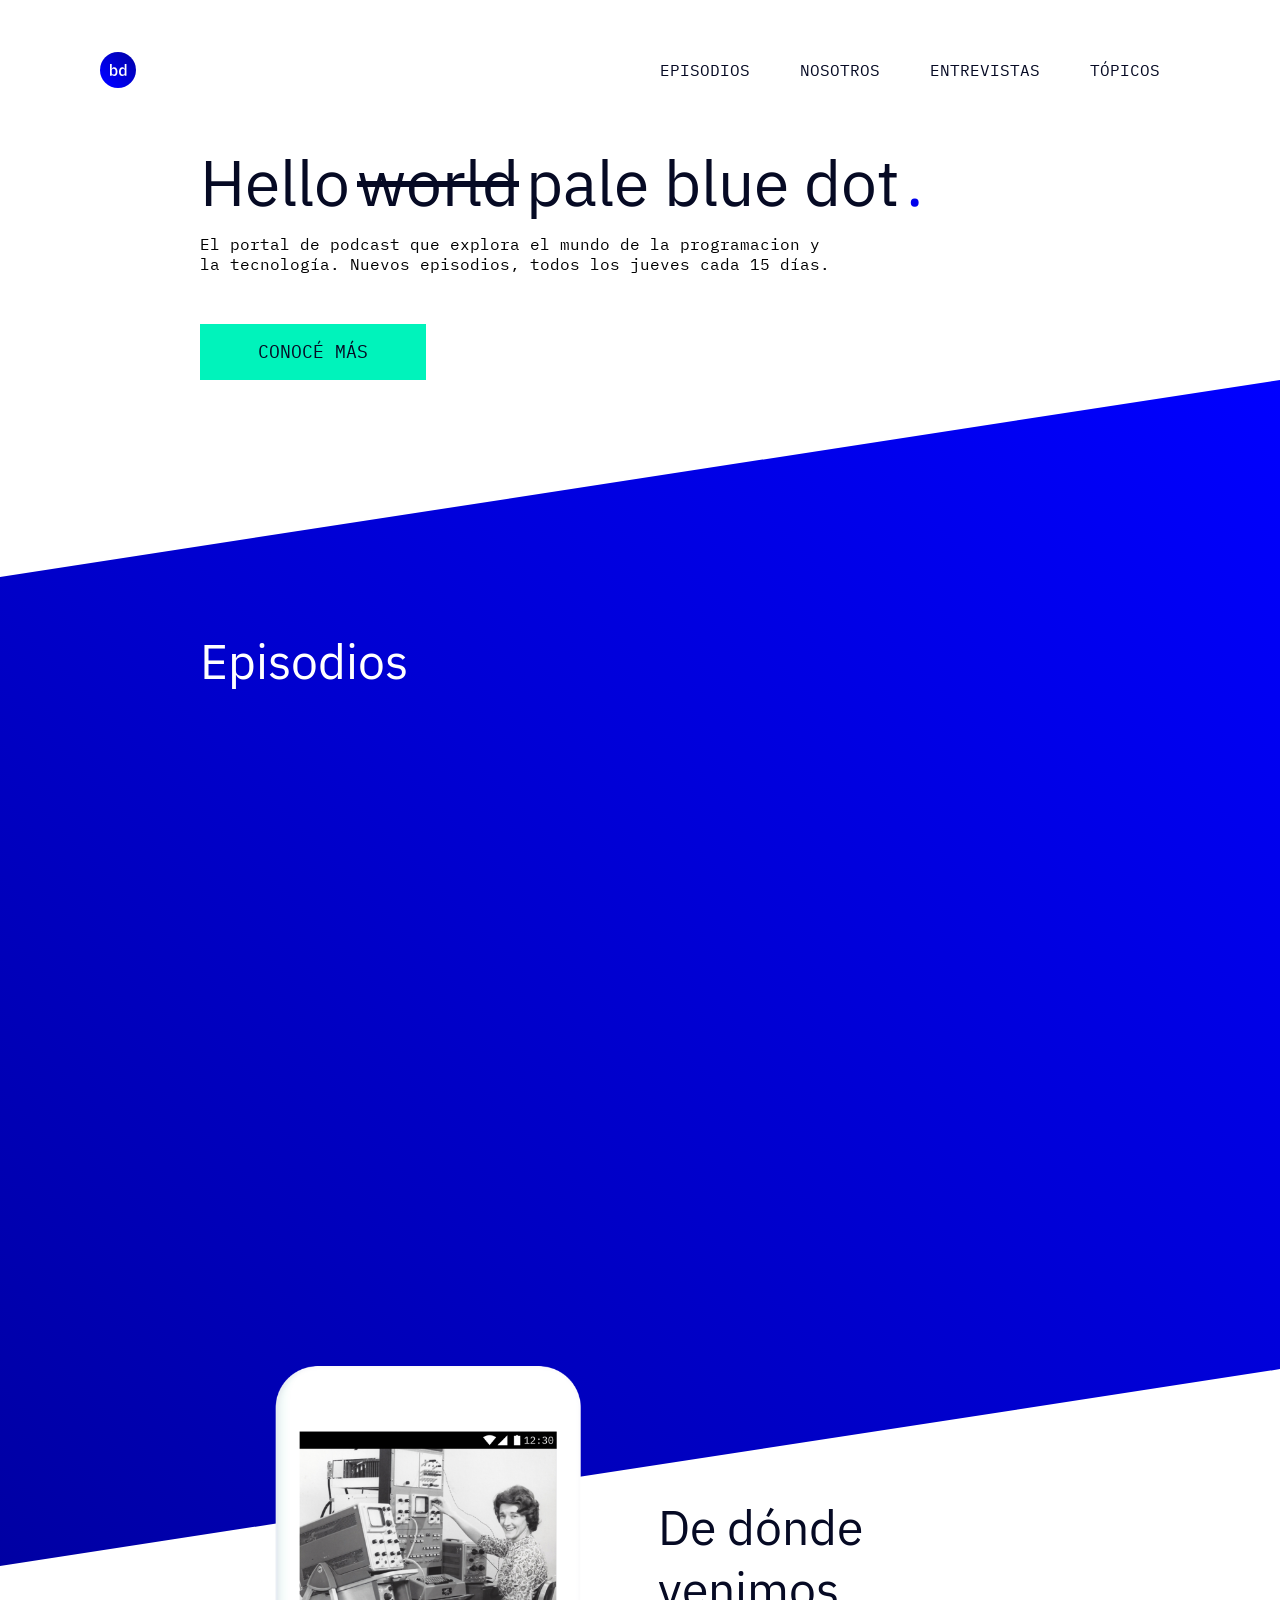
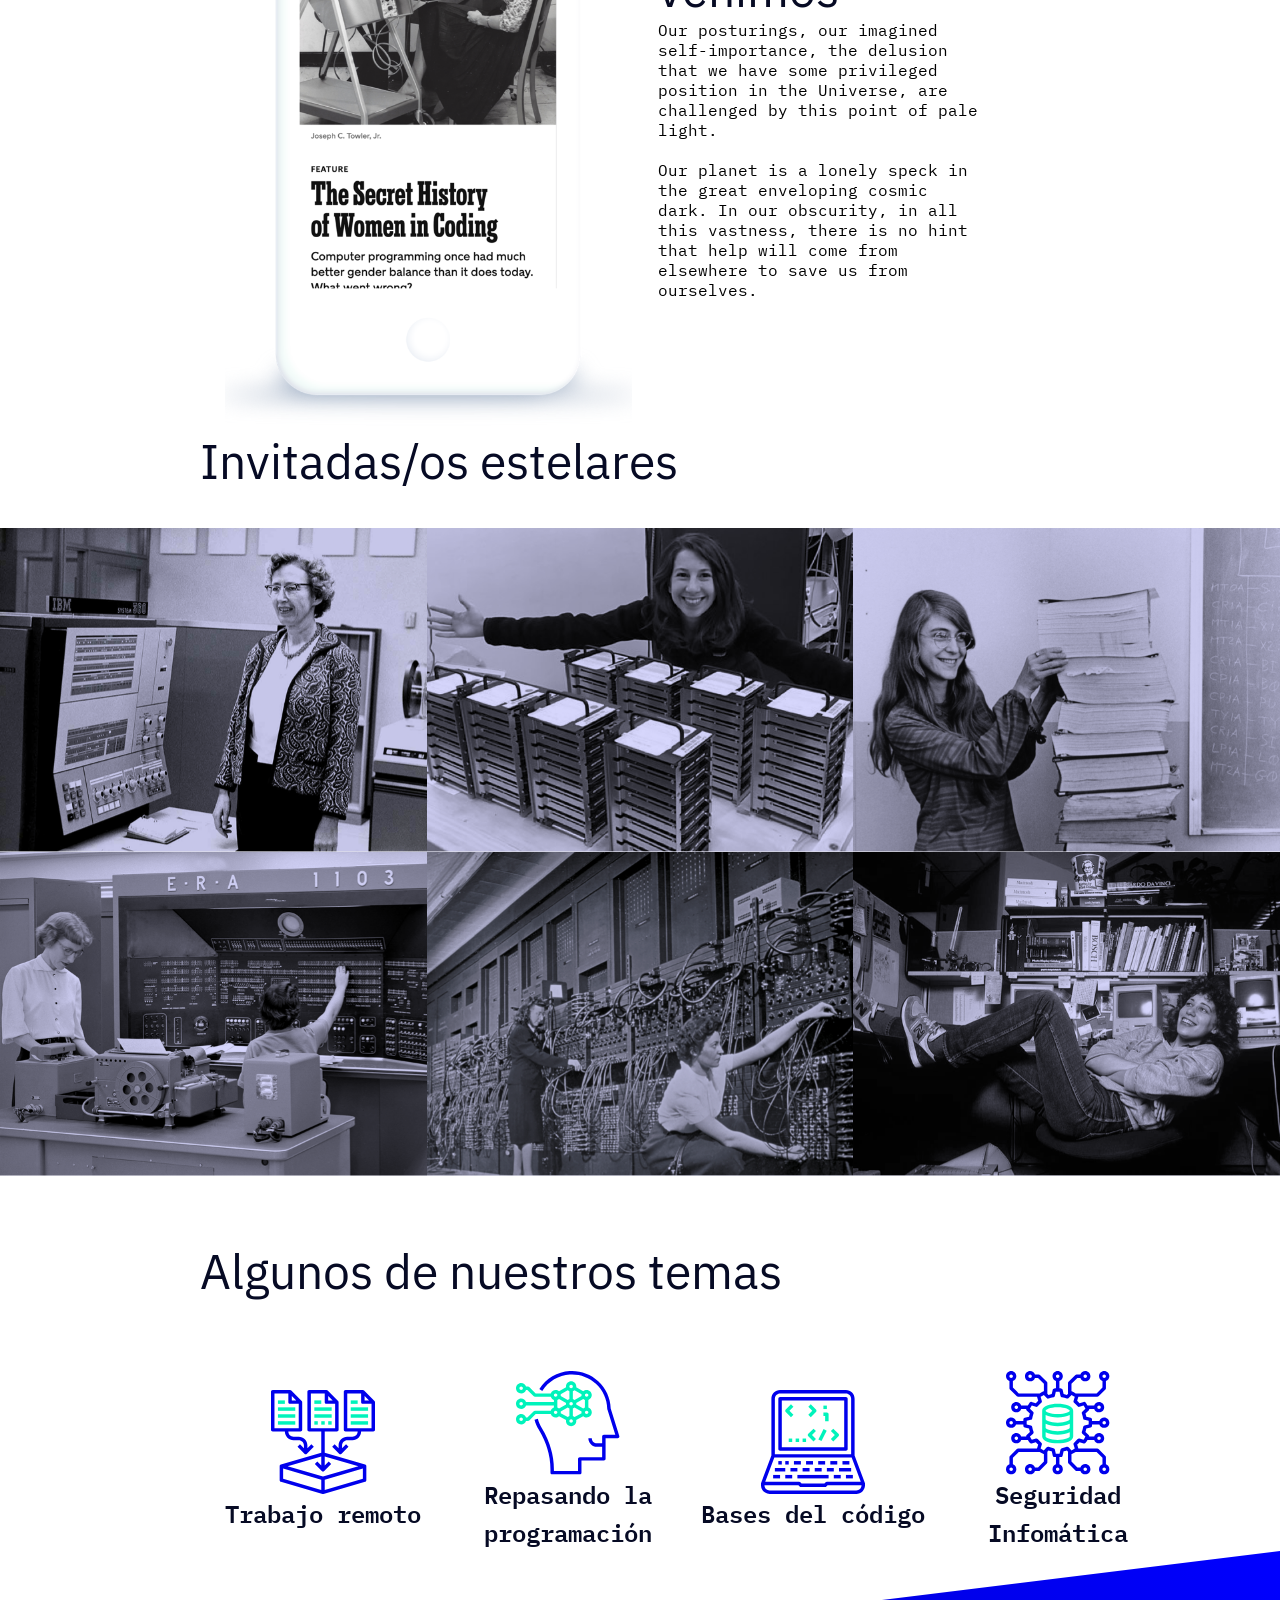
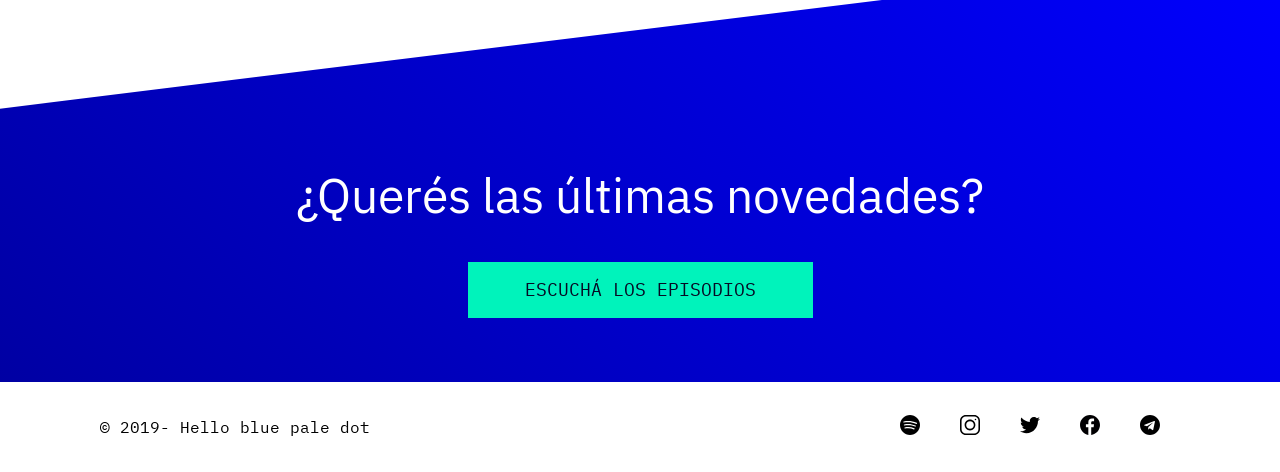
<file: index.html>
<!DOCTYPE html>
<html lang="es">

<head>
    <meta charset="UTF-8">
    <meta http-equiv="X-UA-Compatible" content="IE=edge">
    <meta name="author" content="Elizabeth Gonzalez Cruz">
    <meta name="viewport" content="width=device-width, initial-scale=1.0">
    <link rel="stylesheet" href="general-style.css">
    <link rel="stylesheet" href="uikit.css">
    <link rel="stylesheet" href="style.css">
    <link rel="preconnect" href="https://fonts.googleapis.com">
    <link rel="preconnect" href="https://fonts.gstatic.com" crossorigin>
    <link href="https://fonts.googleapis.com/css2?family=IBM+Plex+Mono:wght@300;400&display=swap" rel="stylesheet">
    <link rel="preconnect" href="https://fonts.googleapis.com">
    <link rel="preconnect" href="https://fonts.gstatic.com" crossorigin>
    <link href="https://fonts.googleapis.com/css2?family=IBM+Plex+Sans:wght@300&display=swap" rel="stylesheet">
    <link rel="preconnect" href="https://fonts.googleapis.com">
    <link rel="preconnect" href="https://fonts.gstatic.com" crossorigin>
    <link href="https://fonts.googleapis.com/css2?family=IBM+Plex+Mono:wght@500&display=swap" rel="stylesheet">
    <link rel="preconnect" href="https://fonts.googleapis.com">
    <link rel="preconnect" href="https://fonts.gstatic.com" crossorigin>
    <link href="https://fonts.googleapis.com/css2?family=IBM+Plex+Sans:wght@600&display=swap" rel="stylesheet">
    <title>Podcast Channel</title>
</head>
<body>
    <header class="main-margin top-bottom-margin">
        <!-- menu de navegacion-->
        <nav class="navigation-menu">
            <img src="./assets/logo.svg" alt="logo" class="logo" />
            <div>
                <ul class="menu">
                    <li><a href="#episodes">EPISODIOS</a></li>
                    <li><a href="#about-us">NOSOTROS</a></li>
                    <li><a href="#special-guests">ENTREVISTAS</a></li>
                    <li><a href="#topics">TÓPICOS</a></li>
                </ul>
            </div>
            <!-- menu mobile -->
            <div class="mobile-navigation">
                <input type="checkbox" id="hamburger" />
                <label for="hamburger" class="hamburger-menu"><span class="top"></span>
                    <span class="middle"></span>
                    <span class="bottom"></span></label>
                <div class="menu-mobile list-mobile">
                    <ul class="menu">
                        <li><a href="#episodes">EPISODIOS</a></li>
                        <li><a href="#about-us">NOSOTROS</a></li>
                        <li><a href="#special-guests">ENTREVISTAS</a></li>
                        <li><a href="#topics">TÓPICOS</a></li>
                    </ul>
                </div>
            </div>
        </nav>
    </header>
    <main>
        <div class="main-margin main-section">
            <div class="margin-title">
                <div class="title">
                    <div class="title-text">Hello</div>
                    <div class="title-text">world</div>
                    <div class="title-text">pale blue dot</div>
                    <div class="point title-text">.</div>
                </div>
                <div class="information-desktop">
                    El portal de podcast que explora el mundo de la programacion y </br> la tecnología. Nuevos
                    episodios, todos los jueves cada 15 días. </div>
                <!--  infomation mobile  -->
                <div class="information-mobile">
                    Un podcast que explora el mundo de la programacion. Nuevos episodios, todos los jueves cada 15 días.
                </div>
                <button class="uikit-button" id="main-section-button">
                    <p>CONOCÉ MÁS</p>
                </button>
            </div>
        </div>
        <!--Episodios-->
        <div class="blue-rectangle" id="episodes">
            <section class="main-margin">
                <div class="episodes margin-title">
                    <div class="section-title text-white">Episodios</div>
                </div>
                <div class="podcasts-container-desktop">
                    <iframe class="col-5-5" src="https://open.spotify.com/embed/episode/7AZZy2nJ4R9ZndHW0h2yxt"
                        width="100%" height="232" frameBorder="0" allowtransparency="true"
                        allow="encrypted-media"></iframe>
                    <iframe class="col-5-5" src="https://open.spotify.com/embed/episode/1ezdL2ivAGLwSE6Xbssxqt"
                        width="100%" height="232" frameBorder="0" allowtransparency="true"
                        allow="encrypted-media"></iframe>
                    <iframe class="col-5-5" src="https://open.spotify.com/embed/episode/3cWta1iiQSfvrdHaCbLkSD"
                        width="100%" height="232" frameBorder="0" allowtransparency="true"
                        allow="encrypted-media"></iframe>
                    <iframe class="col-5-5" src="https://open.spotify.com/embed/episode/31VyAQAwBiKoHVoYUCEzjQ"
                        width="100%" height="232" frameBorder="0" allowtransparency="true"
                        allow="encrypted-media"></iframe>
                </div>
                <div class="podcasts-container-mobile">
                    <iframe class="col-12" src="https://open.spotify.com/embed/episode/7AZZy2nJ4R9ZndHW0h2yxt"
                        width="100%" height="232" frameBorder="0" allowtransparency="true"
                        allow="encrypted-media"></iframe>
                    <iframe class="col-12" src="https://open.spotify.com/embed/episode/1ezdL2ivAGLwSE6Xbssxqt"
                        width="100%" height="232" frameBorder="0" allowtransparency="true"
                        allow="encrypted-media"></iframe>
                    <iframe class="col-12" src="https://open.spotify.com/embed/episode/3cWta1iiQSfvrdHaCbLkSD"
                        width="100%" height="232" frameBorder="0" allowtransparency="true"
                        allow="encrypted-media"></iframe>
                    <iframe class="col-12" src="https://open.spotify.com/embed/episode/31VyAQAwBiKoHVoYUCEzjQ"
                        width="100%" height="232" frameBorder="0" allowtransparency="true"
                        allow="encrypted-media"></iframe>
                </div>
            </section>
        </div>
        <section id="about-us" class="about-us main-margin">
            <div class="about-image margin-title">
                <img src="./assets/phone.png" alt="">
            </div>
            <div class="about-content">
                <div class="section-title">De dónde venimos </div>
                <div>
                    <p>Our posturings, our imagined self-importance, the delusion that we have some privileged position
                        in the Universe, are challenged by this point of pale light.</p> <br>
                    <p>Our planet is a lonely speck in the great enveloping cosmic dark. In our obscurity, in all this
                        vastness, there is no hint that help will come from elsewhere to save us from ourselves.</p>
                </div>
            </div>
        </section>
        <!--  invitadas  -->
        <section id="special-guests" class="special-guests">
            <div class="main-margin">
                <div class="margin-title section-title">Invitadas/os estelares</div>
            </div>
            <div class="guest-image-desktop">
                <img class="col-4" src="./assets/grace-hopper.png" alt="">
                <img class="col-4" src="./assets/Katie-Bouman.png" alt="">
                <img class="col-4" src="./assets/Margaret_Hamilton.png" alt="">
                <img class="col-4" src="./assets/An E.R.A.Univac 1103 computer in the 1950s.png" alt="">
                <img class="col-4"
                    src="./assets/Computer operators with an Eniac — the world’s first programmable general-purpose computer.png"
                    alt="">
                <img class="col-4" src="./assets/susan-kare.png" alt="">
            </div>
            <div class="guest-image-mobile">
                <img src="./assets/grace-hopper.png" alt="">
                <img src="./assets/Katie-Bouman.png" alt="">
                <img src="./assets/Margaret_Hamilton.png" alt="">
                <img src="./assets/An E.R.A.Univac 1103 computer in the 1950s.png" alt="">
                <img src="./assets/Computer operators with an Eniac — the world’s first programmable general-purpose computer.png"
                    alt="">
                <img src="./assets/susan-kare.png" alt="">
            </div>
        </section>
        <!--   Topicos   -->
        <section id="topics" class="topics-container">
            <div class="main-margin">
                <div class="margin-title section-title">Algunos de nuestros temas</div>
                <div class="icons-container margin-title">
                    <div class="icon">
                        <img class="col-2" src="./assets/icon1.svg" alt="">
                        <div class=" icon-text">Trabajo remoto</div>
                    </div>
                    <div class="icon">
                        <img class="col-2" src="./assets/icon2.svg" alt="">
                        <div class=" icon-text">Repasando la programación</div>
                    </div>
                    <div class="icon">
                        <img class="col-2" src="./assets/icon3.svg" alt="">
                        <div class="icon-text">Bases del código</div>
                    </div>
                    <div class="icon">
                        <img class="col-2" src="./assets/icon4.svg" alt="">
                        <div class="icon-text">Seguridad Infomática</div>
                    </div>
                </div>
            </div>
        </section>
        <!-- Novedades  -->
        <div class="blue-rectangle-news">
            <section class="news main-margin">
                <div class="text-news section-title text-white">¿Querés las últimas novedades?</div>
                <button class="uikit-button">
                    <p>ESCUCHÁ LOS EPISODIOS</p>
                </button>
            </section>
        </div>
    </main>
    <footer class="main-margin">
        <div class="copyright">© 2019- Hello blue pale dot</div>
        <div class="social-networks">
            <div id="spotify">
                <a href="https://www.spotify.com/mx/"><img class="svg" src="./assets/spotify.svg" alt="spotify"></a>
            </div>
            <div id="instagram">
                <a href="https://www.instagram.com/"> <img class="svg" src="./assets/instagram.svg" alt="instagram"></a>
            </div>
            <div id="twitter">
                <a href="https://twitter.com/?lang=es"><img class="svg" src="./assets/twitter.svg" alt="twitter"></a>
            </div>
            <div id="facebook">
                <a href="https://es-la.facebook.com/"> <img class="svg" src="./assets/facebook.svg" alt="facebook"></a>
            </div>
            <div id="telegram">
                <a href="https://web.telegram.org/k/"> <img class="svg" src="./assets/telegram.svg" alt="telegram"></a>
            </div>
        </div>
    </footer>
</body>
</html>
</file>
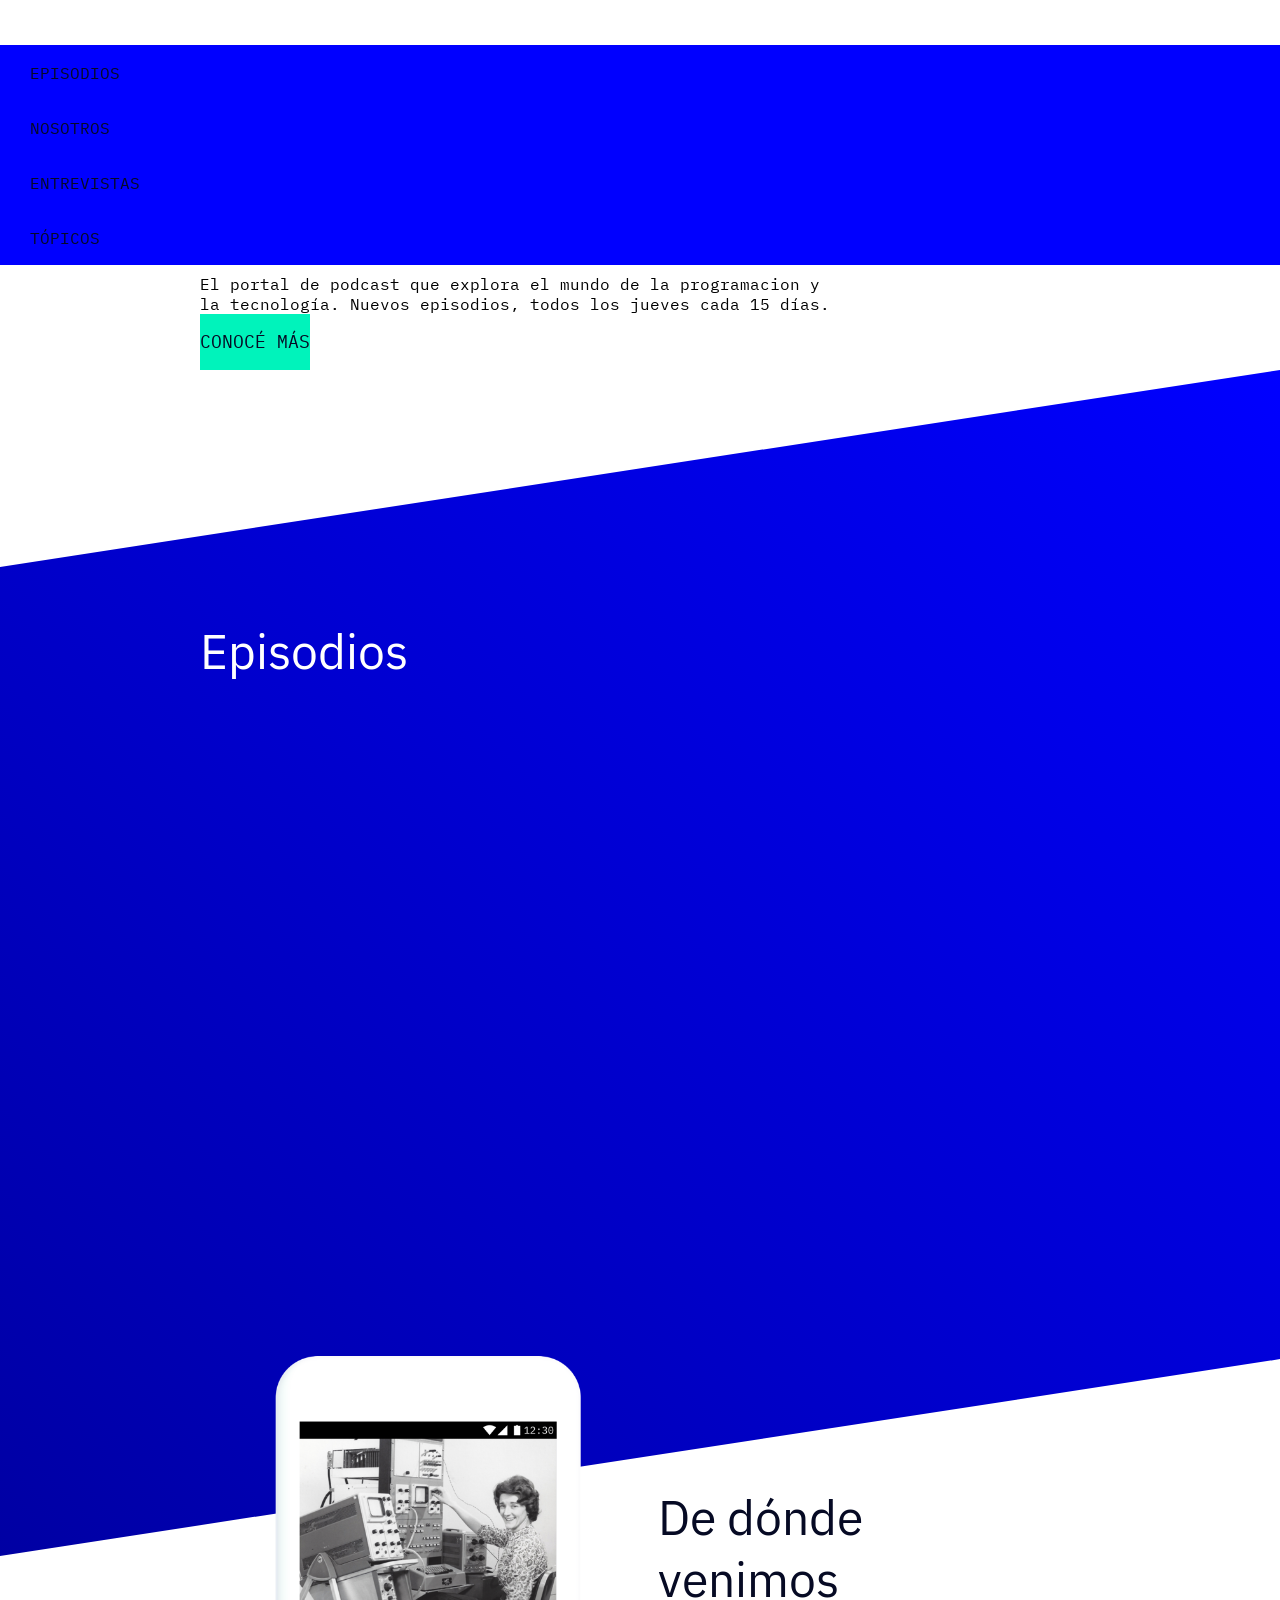
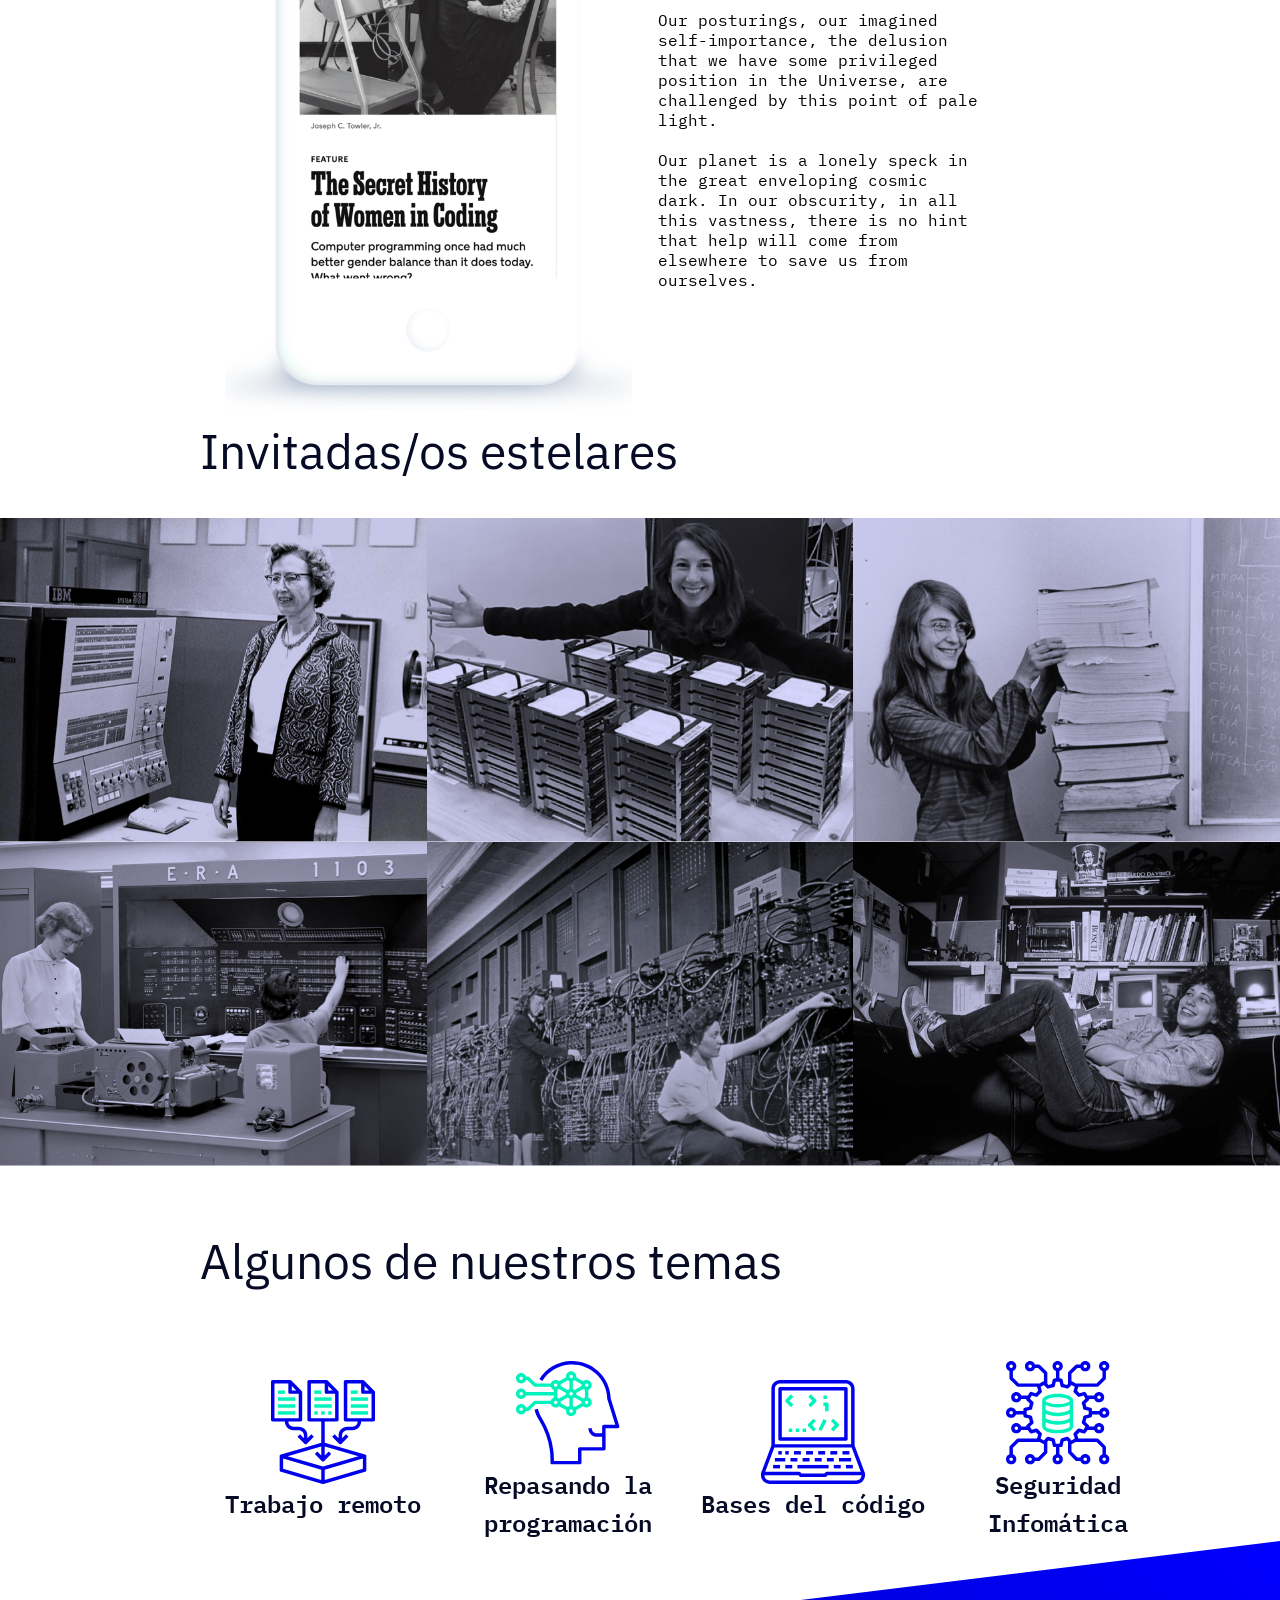
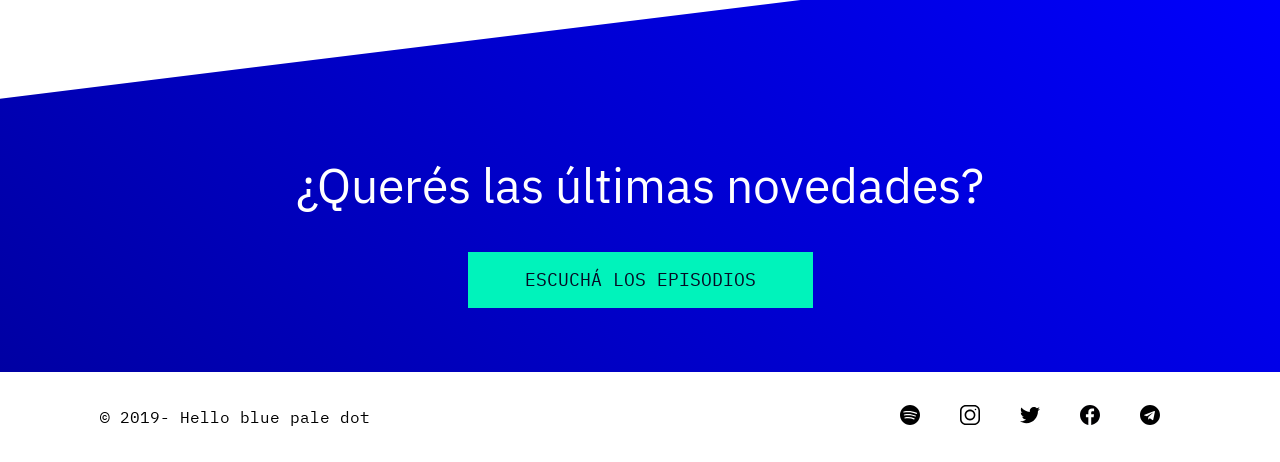
<file: index 19.15.18.html>
<!DOCTYPE html>
<html lang="es">

<head>
    <meta charset="UTF-8">
    <meta http-equiv="X-UA-Compatible" content="IE=edge">
    <meta name="viewport" content="width=device-width, initial-scale=1.0">
    <link rel="stylesheet" href="general-style.css">
    <link rel="stylesheet" href="uikit.css">
    <link rel="stylesheet" href="style.css">
    <link rel="preconnect" href="https://fonts.googleapis.com">
    <link rel="preconnect" href="https://fonts.gstatic.com" crossorigin>
    <link href="https://fonts.googleapis.com/css2?family=IBM+Plex+Mono:wght@300;400&display=swap" rel="stylesheet">
    <link rel="preconnect" href="https://fonts.googleapis.com">
    <link rel="preconnect" href="https://fonts.gstatic.com" crossorigin>
    <link href="https://fonts.googleapis.com/css2?family=IBM+Plex+Sans:wght@300&display=swap" rel="stylesheet">
    <link rel="preconnect" href="https://fonts.googleapis.com">
    <link rel="preconnect" href="https://fonts.gstatic.com" crossorigin>
    <link href="https://fonts.googleapis.com/css2?family=IBM+Plex+Mono:wght@500&display=swap" rel="stylesheet">
    <link rel="preconnect" href="https://fonts.googleapis.com">
    <link rel="preconnect" href="https://fonts.gstatic.com" crossorigin>
    <link href="https://fonts.googleapis.com/css2?family=IBM+Plex+Sans:wght@600&display=swap" rel="stylesheet">
    <title>Podcast Channel</title>
</head>

<body>
    <header class="main-margin top-bottom-margin">
        <!-- menu de navegacion-->
        <nav class="menu-navegacion">
            <img src="./assets/logo.svg" alt="logo" class="logo"/>
            <div>
              <ul class="menu">
                <li><a href="#episodes">EPISODIOS</a></li>
                <li><a href="#about-us">NOSOTROS</a></li>
                <li><a href="#special-guests">ENTREVISTAS</a></li>
                <li><a href="#topics">TÓPICOS</a></li>
              </ul>
            </div>
            <!-- menu mobile -->
            <div class="navegacion-mobile">
              <input type="checkbox" id="hamburguesa" />
              <label for="hamburguesa" class="menu-hamburguesa"
                ><span class="top"></span>
                <span class="middle"></span>
                <span class="bottom"></span
              ></label>
              <div class="menu-mobile list-mobile">
                <ul class="menu ">
                  <li><a href="#episodes">EPISODIOS</a></li>
                  <li><a href="#about-us">NOSOTROS</a></li>
                  <li><a href="#special-guests">ENTREVISTAS</a></li>
                  <li><a href="#topics">TÓPICOS</a></li>
                </ul>
              </div>
            </div>
          </nav>
    </header>
    <main>
        <div class="main-margin main-section">
            <div class="margin-title">
                <div class="title">
                    <div class="title-text">Hello</div>
                    <div class="title-text">world</div>
                    <div class="title-text">pale blue dot</div>
                    <div class="point title-text">.</div>
                </div>
                <div class="information-desktop">
                    El portal de podcast que explora el mundo de la programacion y </br> la tecnología. Nuevos
                    episodios, todos los jueves cada 15 días. </div>
                <!--  infomation mobile  -->
                <div class="information-mobile">
                    Un podcast que explora el mundo de la programacion. Nuevos episodios, todos los jueves cada 15 días.
                </div>
                <button class="uikit-button">
                    <p>CONOCÉ MÁS</p>
                </button>
            </div>
        </div>
        <!--Episodios-->
        <div class="blue-rectangle" id="episodes">
            <section class="main-margin">
                <div class="episodes margin-title">
                    <div class="section-title text-white">Episodios</div>
                </div>
                <div class="podcasts-container-desktop">
                    <iframe class="col-5-5" src="https://open.spotify.com/embed/episode/7AZZy2nJ4R9ZndHW0h2yxt"
                        width="100%" height="232" frameBorder="0" allowtransparency="true"
                        allow="encrypted-media"></iframe>
                    <iframe class="col-5-5" src="https://open.spotify.com/embed/episode/1ezdL2ivAGLwSE6Xbssxqt"
                        width="100%" height="232" frameBorder="0" allowtransparency="true"
                        allow="encrypted-media"></iframe>
                    <iframe class="col-5-5" src="https://open.spotify.com/embed/episode/3cWta1iiQSfvrdHaCbLkSD"
                        width="100%" height="232" frameBorder="0" allowtransparency="true"
                        allow="encrypted-media"></iframe>
                    <iframe class="col-5-5" src="https://open.spotify.com/embed/episode/31VyAQAwBiKoHVoYUCEzjQ"
                        width="100%" height="232" frameBorder="0" allowtransparency="true"
                        allow="encrypted-media"></iframe>
                </div>
                <div class="podcasts-container-mobile">
                    <iframe class="col-12" src="https://open.spotify.com/embed/episode/7AZZy2nJ4R9ZndHW0h2yxt"
                        width="100%" height="232" frameBorder="0" allowtransparency="true"
                        allow="encrypted-media"></iframe>
                    <iframe class="col-12" src="https://open.spotify.com/embed/episode/1ezdL2ivAGLwSE6Xbssxqt"
                        width="100%" height="232" frameBorder="0" allowtransparency="true"
                        allow="encrypted-media"></iframe>
                    <iframe class="col-12" src="https://open.spotify.com/embed/episode/3cWta1iiQSfvrdHaCbLkSD"
                        width="100%" height="232" frameBorder="0" allowtransparency="true"
                        allow="encrypted-media"></iframe>
                    <iframe class="col-12" src="https://open.spotify.com/embed/episode/31VyAQAwBiKoHVoYUCEzjQ"
                        width="100%" height="232" frameBorder="0" allowtransparency="true"
                        allow="encrypted-media"></iframe>
                </div>
            </section>
        </div>
        <section id="about-us" class="about-us main-margin">
            <div class="about-image margin-title">
                <img src="./assets/phone.png" alt="">
            </div>
            <div class="about-content">
                <div class="section-title">De dónde venimos </div>
                <div>
                    <p>Our posturings, our imagined self-importance, the delusion that we have some privileged position
                        in the Universe, are challenged by this point of pale light.</p> <br>
                    <p>Our planet is a lonely speck in the great enveloping cosmic dark. In our obscurity, in all this
                        vastness, there is no hint that help will come from elsewhere to save us from ourselves.</p>
                </div>
            </div>
        </section>
        <!--  invitadas  -->
        <section id="special-guests" class="special-guests">
            <div class="main-margin">
                <div class="margin-title section-title">Invitadas/os estelares</div>
            </div>
            <div class="guest-image-desktop">
                <img class="col-4" src="./assets/grace-hopper.png" alt="">
                <img class="col-4" src="./assets/Katie-Bouman.png" alt="">
                <img class="col-4" src="./assets/Margaret_Hamilton.png" alt="">
                <img class="col-4" src="./assets/An E.R.A.Univac 1103 computer in the 1950s.png" alt="">
                <img class="col-4"
                    src="./assets/Computer operators with an Eniac — the world’s first programmable general-purpose computer.png"
                    alt="">
                <img class="col-4" src="./assets/susan-kare.png" alt="">
            </div>
            <div class="guest-image-mobile">
                <img src="./assets/grace-hopper.png" alt="">
                <img src="./assets/Katie-Bouman.png" alt="">
                <img src="./assets/Margaret_Hamilton.png" alt="">
                <img src="./assets/An E.R.A.Univac 1103 computer in the 1950s.png" alt="">
                <img src="./assets/Computer operators with an Eniac — the world’s first programmable general-purpose computer.png"
                    alt="">
                <img src="./assets/susan-kare.png" alt="">
            </div>
        </section>
        <!--   Topicos   -->
        <section id="topics" class="topics-container">
            <div class="main-margin">
                <div class="margin-title section-title">Algunos de nuestros temas</div>
                <div class="icons-container margin-title">
                    <div class="icon">
                        <img class="col-2" src="./assets/icon1.svg" alt="">
                        <div class=" icon-text">Trabajo remoto</div>
                    </div>
                    <div class="icon">
                        <img class="col-2" src="./assets/icon2.svg" alt="">
                        <div class=" icon-text">Repasando la programación</div>
                    </div>
                    <div class="icon">
                        <img class="col-2" src="./assets/icon3.svg" alt="">
                        <div class="icon-text">Bases del código</div>
                    </div>
                    <div class="icon">
                        <img class="col-2" src="./assets/icon4.svg" alt="">
                        <div class="icon-text">Seguridad Infomática</div>
                    </div>
                </div>



            </div>
        </section>
        <!-- Novedades  -->
        <div class="blue-rectangle-news">
            <section class="news main-margin">
                <div class="text-news section-title text-white">¿Querés las últimas novedades?</div>
                <button class="uikit-button">
                    <p>ESCUCHÁ LOS EPISODIOS</p>
                </button>
            </section>
        </div>

    </main>
    <footer class="main-margin">
        <div class="copyright">© 2019- Hello blue pale dot</div>
        <div class="social-networks">
            <div id="spotify">
                <a href="https://www.spotify.com/mx/"><img class="svg" src="./assets/spotify.svg" alt="spotify"></a>
            </div>
            <div id="instagram">
                <a href="https://www.instagram.com/"> <img class="svg" src="./assets/instagram.svg" alt="instagram"></a>
            </div>
            <div id="twitter">
                <a href="https://twitter.com/?lang=es"><img class="svg" src="./assets/twitter.svg" alt="twitter"></a>
            </div>
            <div id="facebook">
                <a href="https://es-la.facebook.com/"> <img class="svg" src="./assets/facebook.svg" alt="facebook"></a>
            </div>
            <div id="telegram">
                <a href="https://web.telegram.org/k/"> <img class="svg" src="./assets/telegram.svg" alt="telegram"></a>
            </div>
        </div>
    </footer>
</body>

</html>
</file>
<file: general-style.css>
* {
    box-sizing: border-box;
    margin: 0px;
    padding: 0px;
}

.col-1 {
    width: 8.33%;
}

.col-2 {
    width: 16.66%;
}

.col-3 {
    width: 25%;
}

.col-4 {
    width: 33.33%;
}

.col-5 {
    width: 41.66%;
}

.col-5-5 {
    width: 45.825%;
}

.col-6 {
    width: 50%;
}

.col-7 {
    width: 58.33%;
}

.col-8 {
    width: 66.66%;
}

.col-9 {
    width: 75%;
}

.col-10 {
    width: 83.33%;
}

.col-11 {
    width: 91.66%;
}

.col-12 {
    width: 100%;
}
</file>
<file: style.css>
body {
  font-family: "IBM Plex Mono";
}

.main-margin {
  margin: 0px 100px 0px 100px;
}
.top-bottom-margin {
  margin-top: 30px;
  margin-bottom: 30px;
}

.navigation-menu {
  display: flex;
  justify-content: space-between;
  align-items: center;
  max-width: 100%;
  height: 80px;
}

.logo {
  width: 36px;
  height: 36px;
  margin: 20px 0px;
}

.menu li {
  display: inline-block;
}

.mobile-navigation {
  display: none;
}

#hamburger {
  display: none;
}

.hamburger-menu span {
  display: block;
  width: 18px;
  height: 2px;
  position: relative;
  background-color: black;
  transition: 0.3s ease;
}

.top {
  transform-origin: 10% 0%;
  margin-bottom: 3px;
}

.bottom {
  margin-top: 3px;
  transform-origin: 10% 100%;
}

input:checked ~ label .top {
  transform: rotate(45deg);
}

input:checked ~ label .middle {
  opacity: 0;
}

input:checked ~ label .bottom {
  transform: rotate(-45deg);
}

.menu-mobile {
  width: 100%;
  position: absolute;
  top: 45px;
  right: 0;
  transition: all 0.3s ease;
  overflow: hidden;
}
.menu-mobile ul {
  display: flex;
  flex-direction: column;
  align-items: flex-start;
  padding-left: 10px;
  background-color: blue;
  cursor: pointer;
}
.list-mobile ul li {
  display: flex;
  align-items: center;
  height: 55px;
}

.title {
  display: inline-block;
  font-size: 30px;
  font-family: "IBM Plex Sans";
  color: #060a24;
}

.title-text {
  font-size: 64px;
  display: inline-block;
}

.title-text:nth-child(2) {
  text-decoration: line-through;
}

.point {
  color: #0000ec;
}

.margin-title {
  margin-left: 100px;
}

.information-desktop {
  display: flex;
  margin-top: 10px;
  font-size: 16px;
}

.information-mobile {
  display: none;
  overflow: hidden;
}

#main-section-button {
  margin-top: 50px;
  width: 226px;
}

/*   Espiodes   */

.blue-rectangle {
  clip-path: polygon(100% 0%, 100% 83.4%, 0% 100%, 0% 16.6%);
  background-image: linear-gradient(225deg, #0000ff 0%, #0000a3 100%);
  padding-bottom: 300px;
  padding-top: 250px;
  z-index: -1;
}

.podcasts-container-desktop {
  display: flex;
  flex-wrap: wrap;
  justify-content: space-between;
}

.section-title {
  font-family: "IBM Plex Sans";
  font-size: 48px;
  letter-spacing: 0;
  color: #060a24;
}

.text-white {
  color: white;
}

.podcasts-container-desktop iframe {
  margin-top: 55px;
}

.podcasts-container-mobile {
  display: none;
}

/* About us */

.about-us {
  display: flex;
  margin-top: -200px;
  position: relative;
  z-index: 1;
}
.about-image > img {
  height: 660px;
  width: 457.6px;
  object-fit: contain;
}
.about-content {
  display: flex;
  flex-direction: column;
  justify-content: center;
  margin-right: 200px;
}

/*  special guests  */

.guest-image-desktop {
  display: flex;
  flex-wrap: wrap;
  margin-top: 36px;
}

.guest-image-mobile {
  display: none;
  margin-top: 14px;
}

/*  Topics  */

.topics-container {
  margin-top: 64px;
}

.icons-container {
  display: flex;
  margin-top: 69px;
  justify-content: space-around;
}

.icon {
  flex: 1;
  display: flex;
  flex-direction: column;
  justify-content: center;
  align-items: center;
}
.icon img {
  height: 104px;
  width: 104px;
}

.text-container {
  display: flex;
  justify-content: space-around;
  align-items: center;
  margin-top: 29px;
}

.icon-text {
  color: #060a24;
  font-size: 24px;
  text-align: center;
  font-weight: 600;
}

/*   News   */

.blue-rectangle-news {
  clip-path: polygon(100% 0%, 100% 100%, 0% 100%, 0% 36.6%);
  background-image: linear-gradient(225deg, #0000ff 0%, #0000a3 100%);
  padding-top: 213px;
  padding-bottom: 64px;
}
.news {
  display: flex;
  flex-direction: column;
  align-items: center;
}
.news button {
  height: 56px;
  width: 345px;
  margin-top: 36px;
}

footer {
  display: flex;
  justify-content: space-between;
  margin: 100px;
  padding-top: 31px;
  padding-bottom: 31px;
}

.copyright {
  flex: 4;
  display: flex;
  align-items: center;
}

.social-networks {
  flex: 1;
  display: flex;
  justify-content: space-around;
  align-items: center;
  height: 28px;
}

.svg {
  height: 20px;
}
.social-networks img:hover {
  filter: invert(78%) sepia(36%) saturate(5116%) hue-rotate(115deg)
    brightness(104%) contrast(101%);
}

/*  media Query mobile*/

/* HEADER */

@media only screen and (min-width: 280px) and (max-width: 1024px) {
  .main-margin {
    margin: 0 1em 0 1em;
  }
  .top-bottom-margin {
    margin-top: 10px;
    margin-bottom: 10px;
  }
  .logo {
    height: 24px;
    width: 24px;
    margin: 0px 0px;
  }
  .menu {
    display: none;
  }
  .menu a {
    color: white;
  }
  .mobile-navigation {
    display: block;
  }

  .menu-mobile {
    width: 0%;
  }

  #hamburger:checked ~ .menu-mobile {
    width: 100%;
  }
  .navigation-menu {
    margin: 0px;
    height: 44px;
  }
}

/* MAIN */

@media only screen and (min-width: 280px) and (max-width: 1024px) {
  .margin-title {
    margin: 0px;
  }
  .title-text {
    font-size: 36px;
  }
  #main-section-button {
    width: 100%;
  }
  .information-desktop {
    display: none;
  }
  .information-mobile {
    margin-top: 10px;
    font-size: 14px;
    display: block;
  }
}

@media only screen and (min-width: 280px) and (max-width: 1024px) {
  .blue-rectangle {
    margin-top: 20px;
    clip-path: polygon(100% 0%, 100% 95.7%, 0% 100%, 0% 4.3%);
    padding-top: 80px;
    padding-bottom: 200px;
  }
  .section-title {
    font-size: 36px;
  }
  .podcasts-container-desktop {
    display: none;
  }
  .podcasts-container-mobile {
    display: block;
    margin-top: 21px;
  }
  .podcasts-container-mobile iframe {
    margin-bottom: 11px;
  }
}

@media only screen and (min-width: 280px) and (max-width: 1024px) {
  .about-us {
    display: flex;
    flex-direction: column;
    justify-content: center;
    align-items: center;
    margin-top: -148px;
    margin-bottom: 27px;
  }
  .about-image > img {
    height: 519px;
    width: 360px;
    object-fit: contain;
  }
  .about-content {
    margin-right: 0px;
  }
  .about-content .section-title {
    width: 288px;
  }
  .about-content p {
    font-size: 14px;
    letter-spacing: 0;
    line-height: 22px;
  }
}

@media only screen and (min-width: 280px) and (max-width: 1024px) {
  .guest-image-desktop {
    display: none;
  }
  .guest-image-mobile {
    display: flex;
    flex-direction: column;
  }
  .guest-image-mobile img {
    width: 100%;
  }
}

@media only screen and (min-width: 280px) and (max-width: 1024px) {
  .topics-container {
    margin-top: 48px;
  }
  .icons-container {
    display: flex;
    flex-direction: column;
    justify-content: space-between;
    margin-top: 37px;
  }
  .icon {
    margin-bottom: 48px;
  }
}
@media only screen and (min-width: 280px) and (max-width: 1024px) {
  .blue-rectangle-news {
    clip-path: polygon(100% 0%, 100% 100%, 0% 100%, 0% 16.6%);
    margin-top: 42px;
  }
  .news {
    margin-top: -96px;
  }
  .text-news {
    text-align: center;
  }
  .news button {
    height: 58px;
    width: 100%;
  }
}

/* FOOTER */

@media only screen and (min-width: 280px) and (max-width: 1024px) {
  footer {
    display: flex;
    flex-direction: column;
    justify-content: space-between;
  }
  .copyright {
    display: flex;
    justify-content: center;
    margin-bottom: 20px;
  }
  .svg {
    height: 18px;
  }
}
</file>
